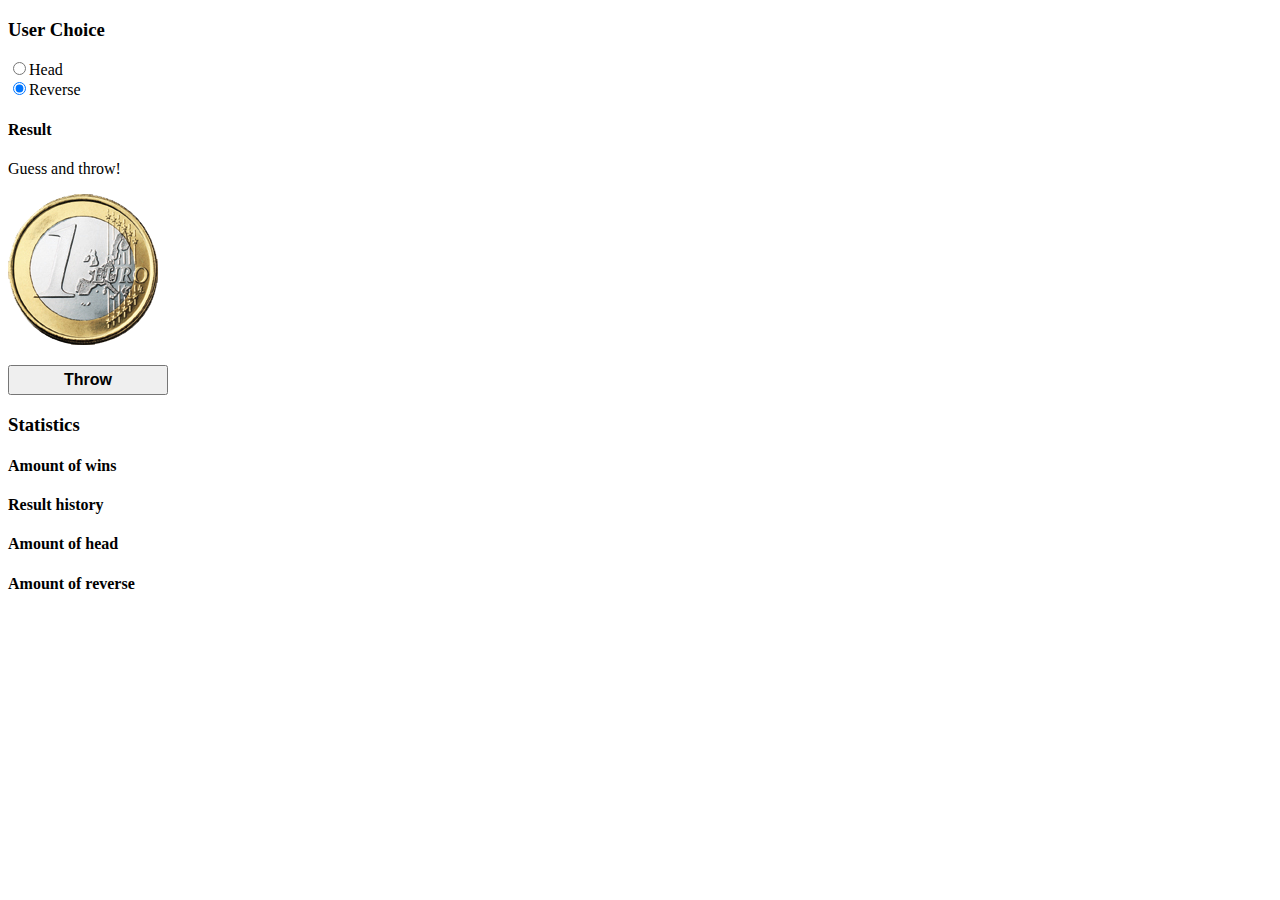
<file: 2.FlippingTheCoin/index.html>
<!DOCTYPE html>
<html>
	<head>
		<title>Toss the Coin</title>
		<meta charset="UTF-8" />
		<link rel="stylesheet" type="text/css" href="style.css">
		<script defer src="script.js"></script>
	</head>
	<body>
		<div id="user">
			<h3>User Choice</h3>
			<input type="radio" name="user-choice" value="head">Head</input><br />
			<input type="radio" name="user-choice" value="reverse" checked>Reverse</input>
			<h4>Result</h4>
			<p id="result">Guess and throw!</p>
		</div>
		<div id="throw">
			<p>
				<img id="coin-image" src="reverse.png" alt="Coin flip result" />
			</p>
			<button id="throw-button">Throw</button>
		</div>
		<div id="stats">
			<h3>Statistics</h3>
			<h4>Amount of wins</h4>
			<p id="win-count"></p>
			<h4>Result history</h4>
			<p id="result-history"></p>
			<h4>Amount of head</h4>
			<p id="head-count"></p>
			<h4>Amount of reverse</h4>
			<p id="reverse-count"></p>
		</div>
	</body>
</html>
</file>
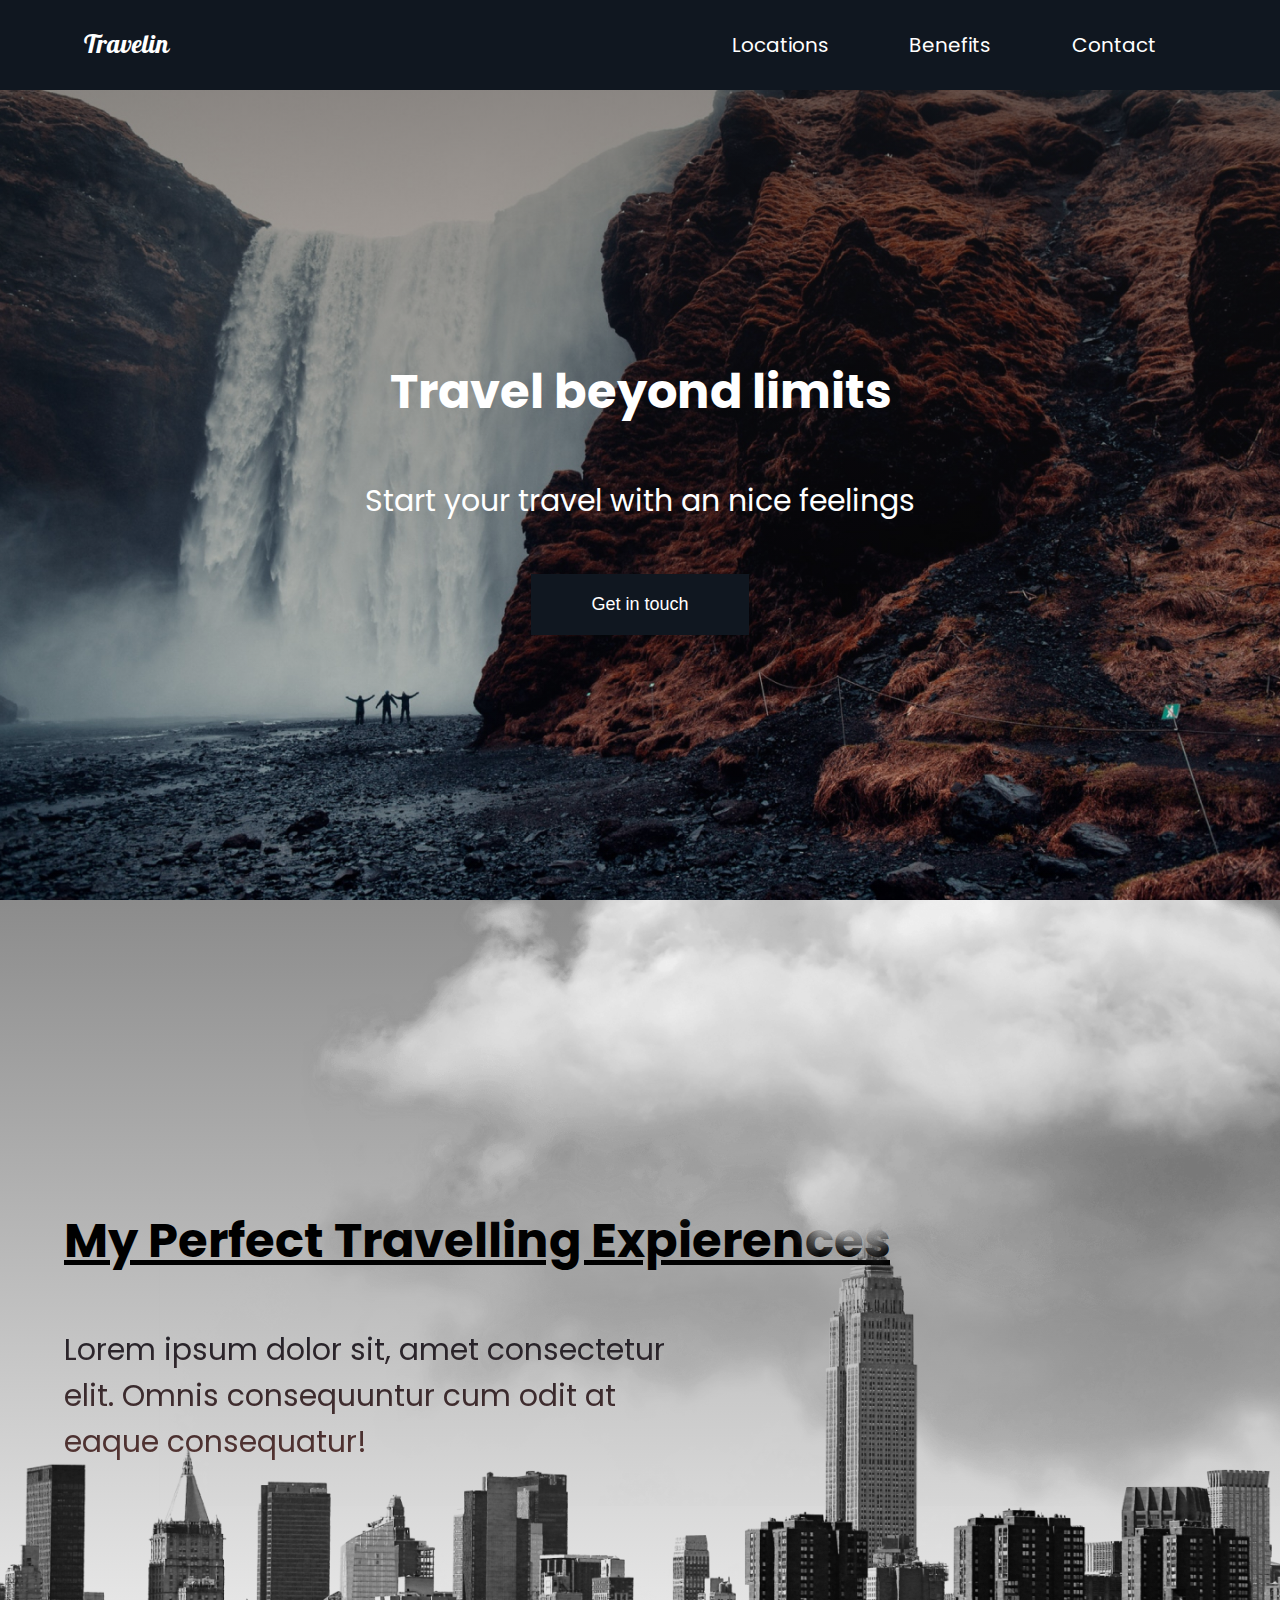
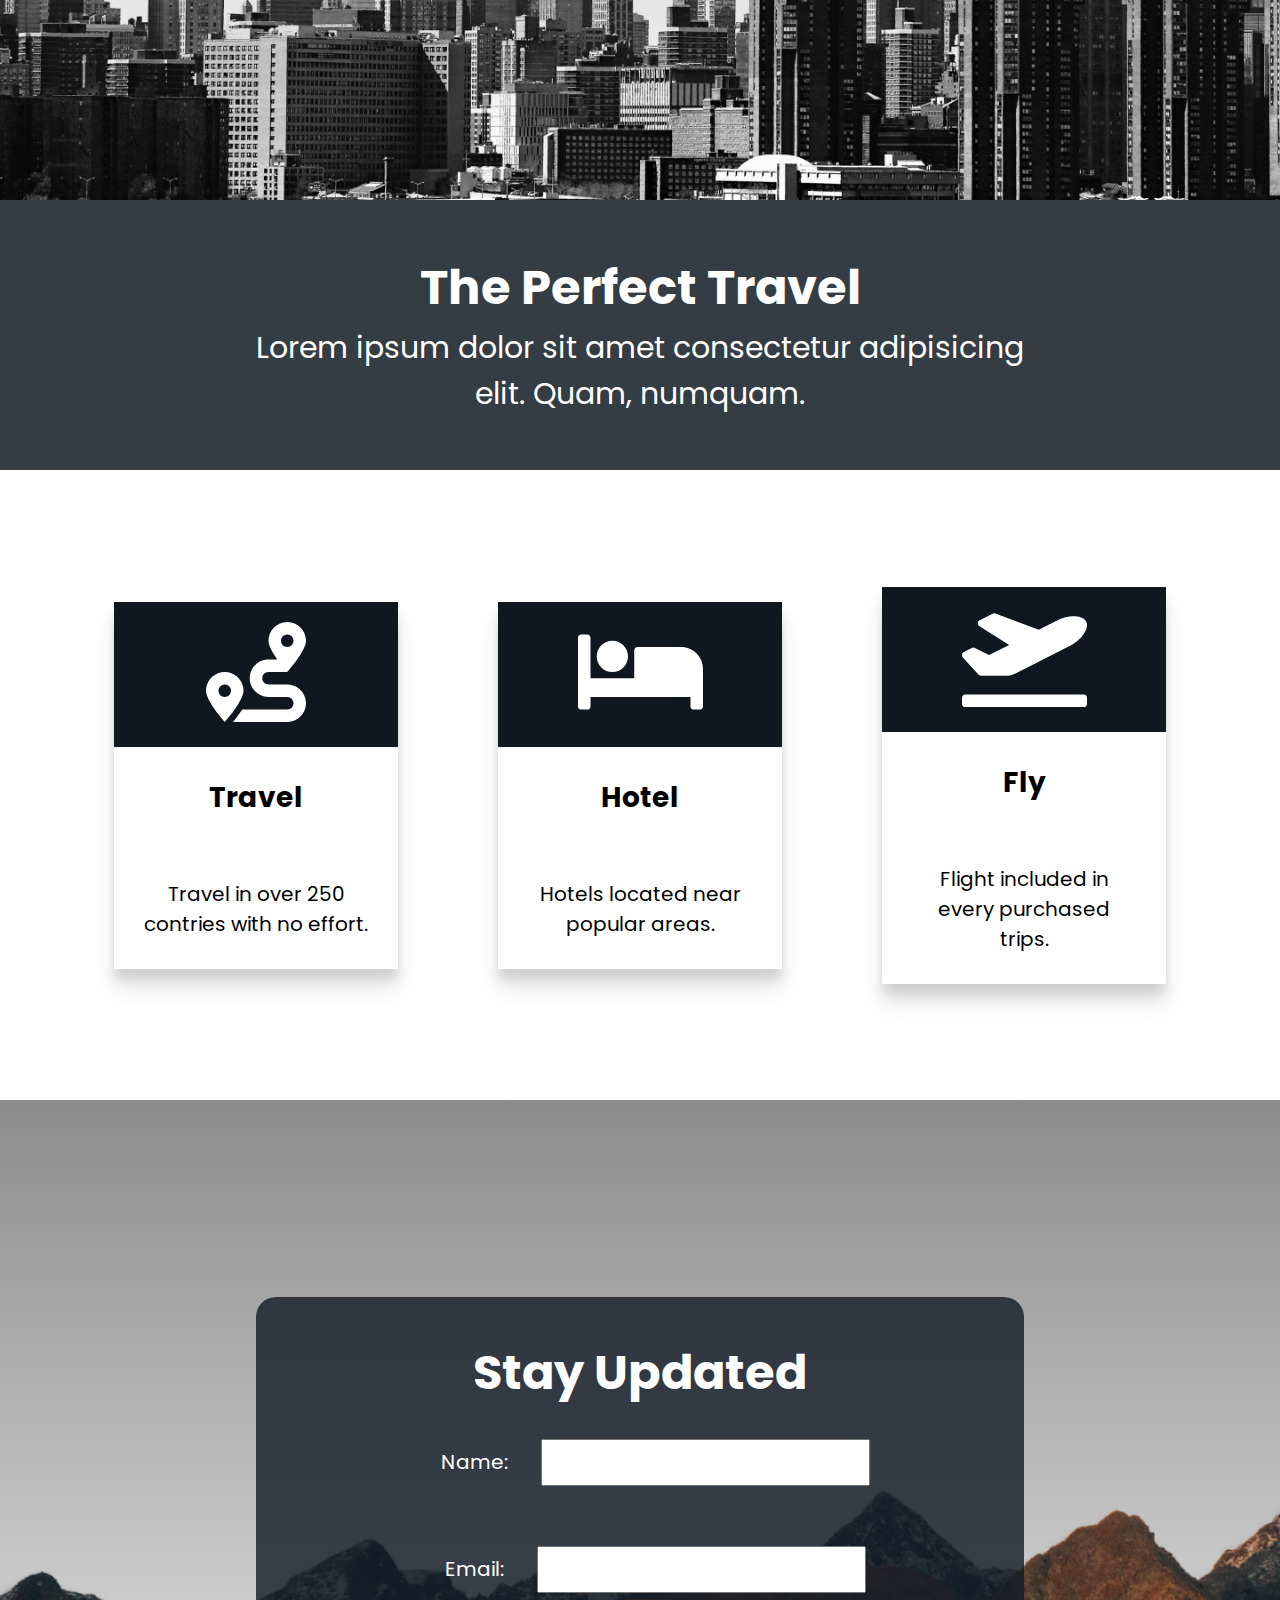
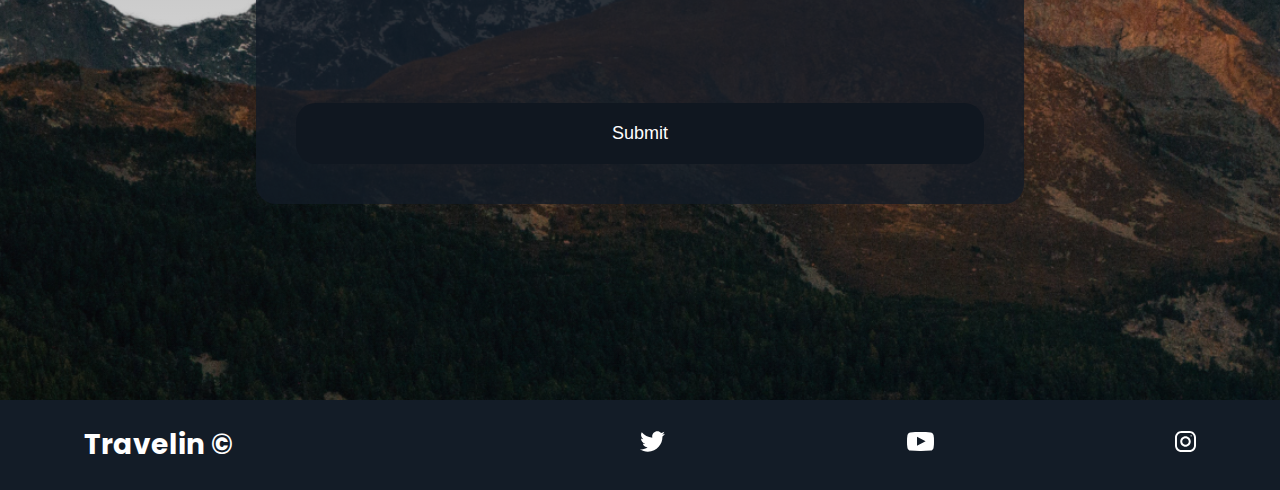
<file: 5.TravelPage/index.html>
<!DOCTYPE html>
<html lang="en">

<head>
    <meta charset="UTF-8">
    <meta http-equiv="X-UA-Compatible" content="IE=edge">
    <meta name="viewport" content="width=device-width, initial-scale=1.0">
    <meta http-equiv="X-UA-Compatible" content="ie=edge">
    <meta name="description" content="Travelin is a memory website of Xin">
    <meta name="robots" content="index,follow">
    <link rel="icon" href="icons/passport.svg">
    <link rel="preconnect" href="https://fonts.gstatic.com">
    <link href="https://fonts.googleapis.com/css2?family=Pattaya&family=Poppins&display=swap" rel="stylesheet">
    <link rel="stylesheet" href="style.css">
    <title>Travelin | My Memories of traveling</title>
</head>

<body>
    <header class="main-head">
        <nav>
            <h1 id="logo">Travelin</h1>
            <ul>
                <li><a href="#locations">Locations</a></li>
                <li><a href="#benefits">Benefits</a></li>
                <li><a href="#contact">Contact</a></li>
            </ul>
        </nav>
    </header>

    <section class="hero">
        <h2>Travel beyond limits</h2>
        <h3>Start your travel with an nice feelings</h3>
        <button>Get in touch</button>
    </section>

    <section id="locations">
        <header class="locations-head">
            <h2>My Perfect Travelling Expierences</h2>
            <h3>Lorem ipsum dolor sit, amet consectetur <br/> elit. Omnis consequuntur cum odit at <br/> eaque consequatur!</h3>
            <img src="img/cloud.png" class="moving-cloud-1 cloud" />
            <img src="img/cloud.png" class="moving-cloud-2 cloud" />
        </header>
    </section>

    <section class="benefits">
        <header class="benefits-head">
            <h2>The Perfect Travel</h2>
            <h3>
                Lorem ipsum dolor sit amet consectetur adipisicing <br/> elit. Quam, numquam.
            </h3>
        </header>
        <div class="cards">
            <div class="card">
                <div class="card-icon">
                    <img src="icons/route-solid.svg" alt="/">
                </div>
                <h4>Travel</h4>
                <p>Travel in over 250 contries with no effort.</p>
            </div>
            <div class="card">
                <div class="card-icon">
                    <img src="icons/bed-solid.svg" alt="/">
                </div>
                <h4>Hotel</h4>
                <p>Hotels located near popular areas.</p>
            </div>
            <div class="card">
                <div class="card-icon">
                    <img src="icons/plane-departure-solid.svg" alt="/">
                </div>
                <h4>Fly</h4>
                <p>Flight included in every purchased trips.</p>
            </div>
        </div>
    </section>
    <section id="contact">
        <div class="form-wrapper">
            <header class="form-head">
                <h2>Stay Updated</h2>
                <form>
                    <div class="name-form">
                        <label for="name">Name:</label>
                        <input type="text" name="name" required>
                    </div>
                    <div class="email-form">
                        <label for="emali">Email:</label>
                        <input type="email" required name="email">
                    </div>
                    <button type="submit">Submit</button>
                </form>
            </header>
        </div>
    </section>
    <footer>
        <div class="footer-wrapper">
            <h5>Travelin &copy;</h5>
            <ul>
                <li>
                    <a href="#"><img src="icons/twitter.svg" alt="/"></a>
                </li>
                <li>
                    <a href="#"><img src="icons/youtube.svg" alt="/"></a>
                </li>
                <li>
                    <a href="#"><img src="icons/instagram.svg" alt="/"></a>
                </li>

            </ul>


        </div>
    </footer>
</body>

</html>
</file>
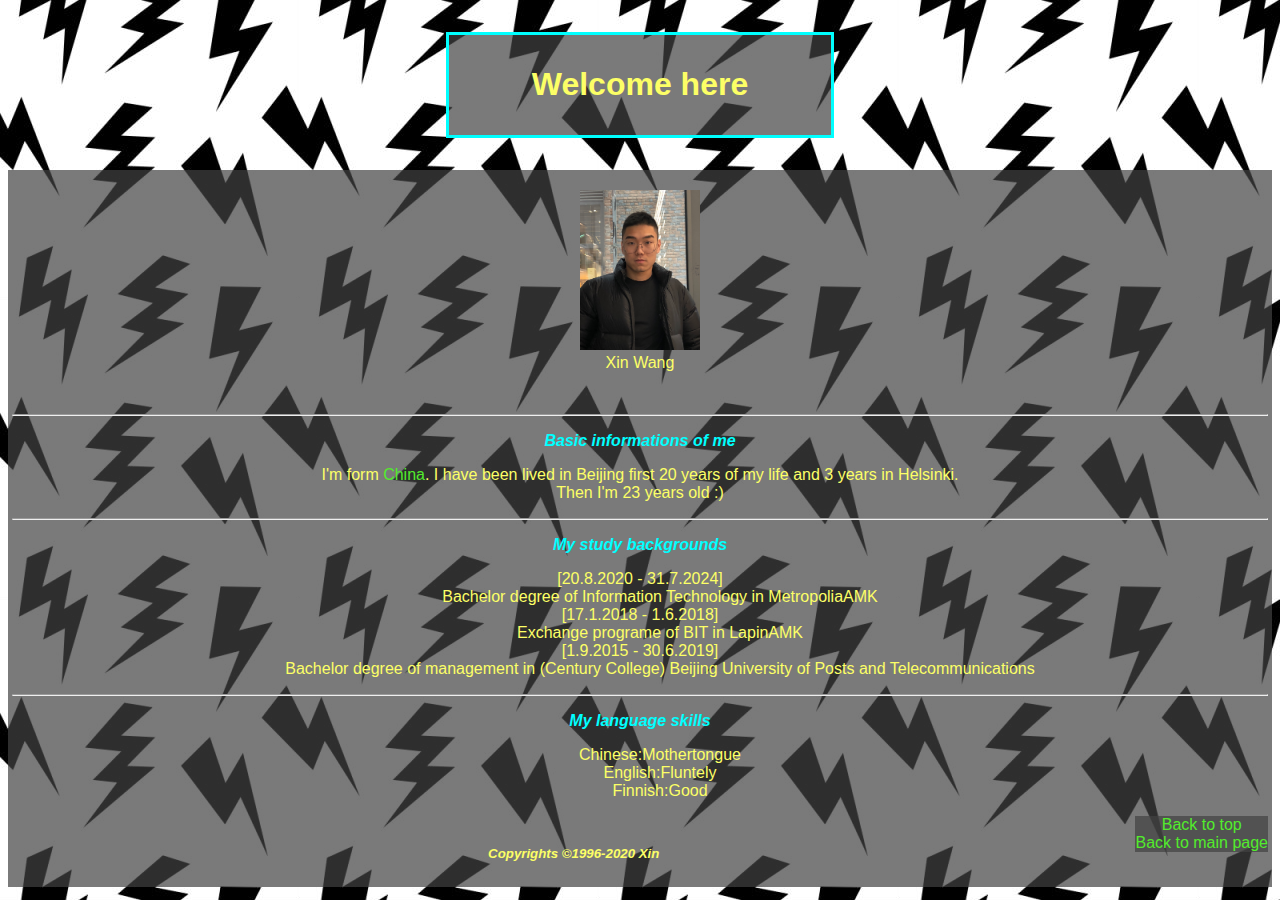
<file: 1.PersonalBlog/basisofme.html>
<!DOCTYPE html>
<html lang="en">

<head>
  <meta charset="utf-8">
  <title>Basis of me</title>
  <link rel="icon" href="Images/panda.jpg" type="image/x-icon">
  <link ref="shortcut icon" href="Images/panda.jpg" type="image/x-icon">
  <link rel="stylesheet" href="mystyle.css">
</head>

<body id="b2">
  <div class="center">
    <header id="top2">
      <h1>Welcome here</h1>
    </header>
    <main id="s4">
      <figure>
        <a href="Images/Xin.jpg">
          <img src="Images/Xin.jpg" alt="Xin pic" width="120" height="160" title="Xin:)">
        </a>
        <figcaption>Xin Wang</figcaption>
      </figure><br>
      <hr>
      <p class="italic aqua"><strong>Basic informations of me</strong></p>
      <p>I'm form <a href="https://en.wikipedia.org/wiki/China" target="_blank">China</a>. I have been lived in Beijing
        first 20 years of my life and 3 years in Helsinki.<br> Then I'm 23 years old :)</p>
      <hr>
      <p class="italic aqua"><strong>My study backgrounds</strong></p>
      <dl>
        <dt>[20.8.2020 - 31.7.2024]</dt>
        <dd>Bachelor degree of Information Technology in MetropoliaAMK</dd>
        <dt>[17.1.2018 - 1.6.2018]</dt>
        <dd>Exchange programe of BIT in LapinAMK</dd>
        <dt>[1.9.2015 - 30.6.2019]</dt>
        <dd>Bachelor degree of management in (Century College) Beijing University of Posts and Telecommunications</dd>
      </dl>
      <hr>
      <p class="italic aqua"><strong>My language skills</strong></p>

      <ul>
        <li>Chinese:Mothertongue</li>
        <li>English:Fluntely</li>
        <li>Finnish:Good</li>
      </ul>
      <div id=s6>
        <a href="#top">Back to top</a><br>
        <a href="main_page.html">Back to main page</a>
      </div>
    </main>
    <footer>
      <h5><i>Copyrights &copy;1996-2020 Xin</i></h5>
  </div>

  </footer>
</body>
</file>
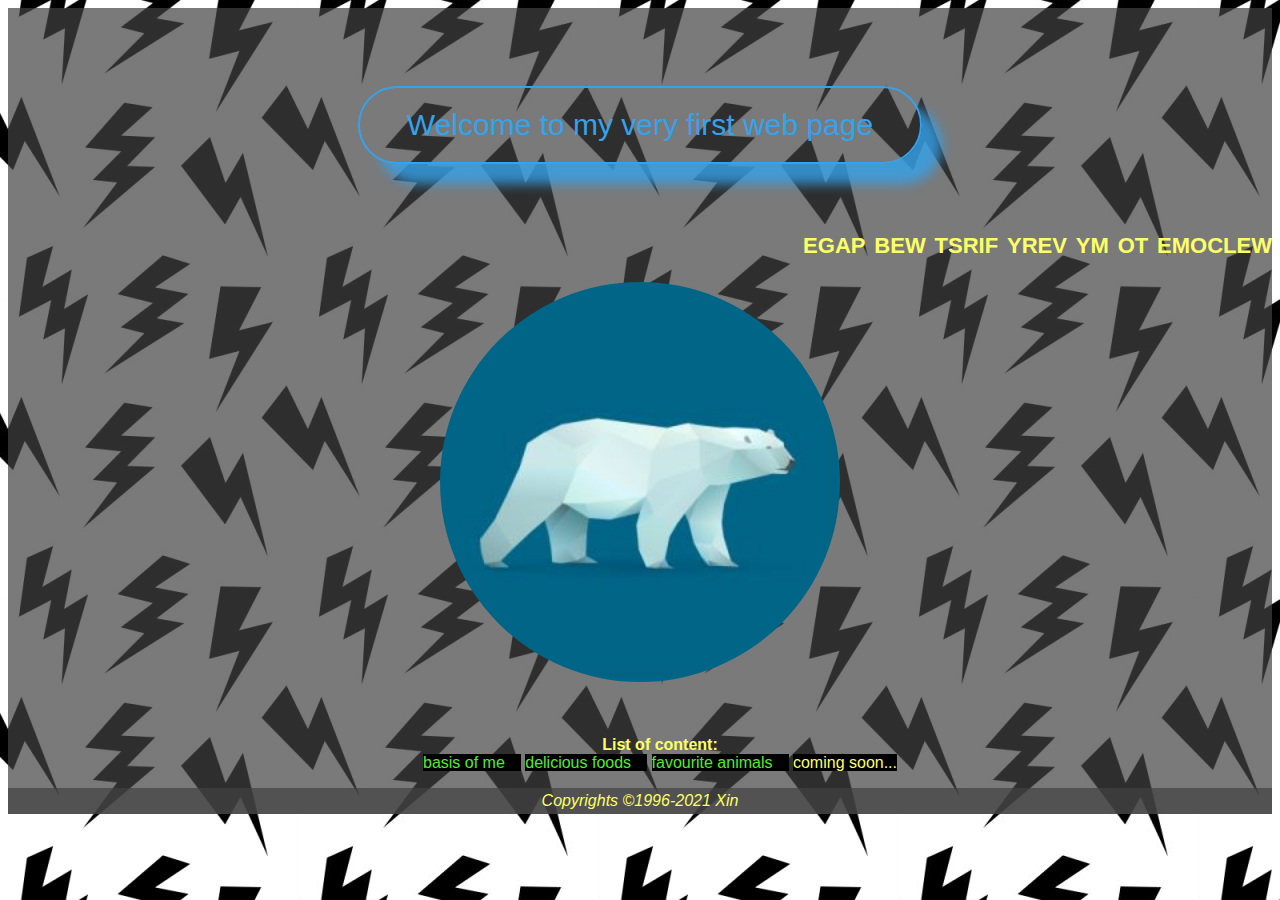
<file: 1.PersonalBlog/main_page.html>
<!DOCTYPE html>
<html lang="en">

<head>
    <meta charset="utf-8">
    <title>main_page</title>
    <link rel="icon" href="Images/panda.jpg" type="image/x-icon">
    <link ref="shortcut icon" href="Images/panda.jpg" type="image/x-icon">
    <link rel="stylesheet" href="mystyle.css">
</head>

<body id="b1">
    <div class="center" id="all">
        <br>
        <header id="s1"> Welcome to my very first web page</header>
        <h1 id=s5> welcome to my very first web page</h1>
        <figure>
            <a href="Images/polabear.jpg">
                <img id="s10" src="Images/polabear.jpg" alt="polabear" width="400">
            </a>
        </figure>
        <br>
        <ul id="s3">
            <li><strong>List of content:</strong></li>
            <li class="s2"><a href="basisofme.html"> basis of me&emsp;</a></li>
            <li class="s2"><a href=""> delicious foods&emsp;</a></li>
            <li class="s2"><a href=""> favourite animals&emsp;</a></li>
            <li class="s2"> coming soon...</li>
        </ul>
        <footer><i>Copyrights &copy;1996-2021 Xin</i></footer>
    </div>

</body>

</html>
</file>
<file: 2.FlippingTheCoin/style.css>
button {
  font: bold 16px/1.5 Helvetica, Verdana, sans-serif;
  width:10em;
}
</file>
<file: 5.TravelPage/style.css>
/*Global Styles*/

* {
    margin: 0;
    padding: 0;
    box-sizing: border-box;
}

html {
    font-size: 62.5%;
}

body {
    font-family: 'Poppins', sans-serif;
}

h1 {
    font-size: 2.6rem;
}

li,
button,
label,
input,
p {
    font-size: 2rem;
}

h2 {
    font-size: 4.8rem;
}

h3 {
    font-size: 3rem;
    font-weight: 400;
}

h4,
h5 {
    font-size: 2.8rem;
}

a {
    color: white;
    text-decoration: none;
}

button {
    padding: 2rem 6rem;
    background: #101720;
    border: none;
    color: white;
    font-size: 1.8rem;
    cursor: pointer;
    transition: background 1s ease-in-out;
}

button:hover {
    background: rgba(0, 0, 0, 0.5);
}


/*Nav Section with HERO*/

.main-head {
    background: #101720;
    color: white;
}

nav {
    display: flex;
    width: 90%;
    margin: auto;
    align-items: center;
    padding: 2rem;
    min-height: 10vh;
    flex-wrap: wrap;
}

nav ul {
    display: flex;
    flex: 1 1 40rem;
    justify-content: space-around;
    align-items: center;
    list-style: none;
}

#logo {
    flex: 2 1 40rem;
    font-family: 'Pattaya', sans-serif;
    font-weight: 400;
}

.hero {
    min-height: 90vh;
    background: linear-gradient(rgba(25, 25, 25, 0.5), transparent), url("img/landing-page.jpg");
    background-repeat: no-repeat;
    background-size: cover;
    background-position: center;
    color: white;
    display: flex;
    flex-direction: column;
    justify-content: center;
    align-items: center;
    text-align: center;
}

.hero h3 {
    padding: 5rem;
}


/*Locations section*/

#locations {
    min-height: 100vh;
    background: linear-gradient(rgba(25, 25, 25, 0.5), transparent), url("img/new-york-page.png");
    background-size: cover;
    background-position: center;
    display: flex;
    align-items: center;
    position: relative;
    overflow: hidden;
}

.locations-head {
    width: 90%;
    margin: auto;
}

.locations-head h2 {
    padding: 1rem 0rem;
    text-decoration: underline;
    text-decoration-thickness: 0.5rem;
}

.locations-head h3 {
    padding: 4rem 0rem;
    background: linear-gradient(#131c27, #663b35);
    -webkit-background-clip: text;
    -webkit-text-fill-color: transparent;
}

.cloud {
    position: absolute;
    top: 0%;
    right: 0%;
}

.moving-cloud-1 {
    animation: cloudAnimation 3s infinite alternate ease-in-out;
}

.moving-cloud-2 {
    top: 20%;
    z-index: -1;
    opacity: 0.5;
    animation: cloudAnimation 3.5s infinite alternate ease-in-out;
}


/*Benefits section*/

.benefits-head {
    background: #343c44;
    padding: 3rem;
    min-height: 30vh;
    display: flex;
    flex-direction: column;
    justify-content: center;
    align-items: center;
    color: white;
    text-align: center;
}

.benefits-head h3 {
    padding: 1px;
}

.cards {
    width: 90%;
    margin: auto;
    display: flex;
    min-height: 70vh;
    align-items: center;
    flex-wrap: wrap;
}

.card {
    text-align: center;
    flex: 1 1 25rem;
    min-height: 40vh;
    margin: 2rem 5rem;
    box-shadow: 0px 10px 10px rgba(0, 0, 0, 0.1), 0px 20px 20px rgba(0, 0, 0, 0.1);
}

.card img {
    height: 100px;
    margin: 2rem;
}

.card p,
.card h4 {
    padding: 3rem;
}

.card-icon {
    background: #101720;
}

#contact {
    min-height: 100vh;
    background: linear-gradient(rgba(25, 25, 25, 0.5), transparent), url("img/contact-mountain.png");
    background-size: cover;
    background-repeat: no-repeat;
    display: flex;
    align-items: center;
    justify-content: center;
}

.form-wrapper {
    background: rgba(19, 28, 39, 0.8);
    width: 60%;
    color: white;
    border-radius: 20px;
}

.form-head {
    text-align: center;
    padding: 4rem;
}

.name-form,
.email-form {
    padding: 3rem;
    text-align: center;
}

.form-wrapper label {
    margin: 0rem 3rem;
}

.form-wrapper button {
    width: 100%;
    padding: 2rem;
    margin-top: 8rem;
    border-radius: 20px;
}

.form-wrapper input {
    padding: 1rem 3rem;
}

footer {
    color: white;
    background: rgba(19, 28, 39, 1);
}

.footer-wrapper {
    display: flex;
    padding: 2rem;
    width: 90%;
    margin: auto;
    align-items: center;
    min-height: 10vh;
}

footer h5 {
    flex: 1 1 40rem;
}

footer ul {
    display: flex;
    list-style: none;
    flex: 1 1 40rem;
    justify-content: space-between;
    align-items: center;
}


/*Media query*/


/* @keyframes cloudAnimation{
    0%{
        background: lightblue;
    }
    50%{
        background: rgb(50, 152, 185);
    }
    100%{
        background: rgb(13, 39, 48);
    }
}*/

@keyframes cloudAnimation {
    from {
        transform: translate(10%, -10%);
    }
    to {
        transform: translate(0%, 0%);
    }
}

@media screen and (max-width: 932px) {
    html {
        font-size: 45%;
    }
    nav {
        text-align: center;
    }
    #logo {
        padding: 2rem;
    }
    .cloud {
        height: 40rem;
        pointer-events: none;
    }
    .moving-cloud-1 {
        z-index: -1;
    }
    .moving-cloud-2 {
        z-index: -2;
    }
    .locations-head h3 {
        background: rgba(15, 22, 31, 0.8);
        -webkit-text-fill-color: white;
    }
    .form-wrapper {
        width: 100%;
    }
    footer {
        text-align: center;
    }
    footer h5 {
        padding-bottom: 3rem;
    }
}
</file>
<file: 1.PersonalBlog/mystyle.css>
div#all {
    background-color:rgba(66, 66, 66, 0.7);
    background-size: cover;
	display: block;
}
header#s1 {
    font-family: "Liberation Sans", sans-serif;
    font-size: 30px;
    color:rgb(53, 163, 236);
    border: 2px solid rgb(53, 163, 236);
    border-radius: 50px;
    max-width: 500px;
    margin: 2em auto;
    padding: 20px 1em;
    box-shadow: 20px 20px 12px rgba(53, 163, 236, 0.8);
}

ul#s3 {
    list-style-type: none;
    position: center;
}


header#top2 {
    border: 3px solid aqua;
    width: 350px;
    background-color: rgba(66, 66, 66, 0.7) ;
    margin: 2em auto;
    padding:10px 1em; 
}

main#s4,footer{
    background-color: rgba(66, 66, 66, 0.7) ;
    padding: 4px;
}

h1#s5 {
    font-variant: small-caps;
    direction: rtl;
    unicode-bidi: bidi-override;
    text-align: justify;
}

h1#s5:hover{
    transform: skew(15deg) ;
    color: white;
    background-color: rgb(14, 52, 77);
    transition-property: transform, color, background-color;
    transition-duration: 3s, 2s, 4s;
}

div#s6{
    float: right;
    background-color: rgba(66, 66, 66, 0.7);
    background-size: repeat;
}

#b2,#b1 {
    font-family: "Liberation Sans", sans-serif;
    color: rgb(252,255,102);
    background-image: url('Images/backgroundlight.jpg');
    background-size:repeat;   
}

a:link{
    color:rgb(82, 236, 44);
    text-decoration: none;
}

a:visited {
    color:rgb(82, 236, 44);
}

a:hover {
    text-decoration: underline;
}
#s10 {
    border-radius: 50%;
}
li{
    list-style: none;
}
/*classes*/
.s2 {
    background-color: black;
    margin: auto;
    display: inline;
}

.center{
    text-align: center;
}

.aqua{
    color:aqua;
}

.italic{
    font-style: italic;
}
</file>
